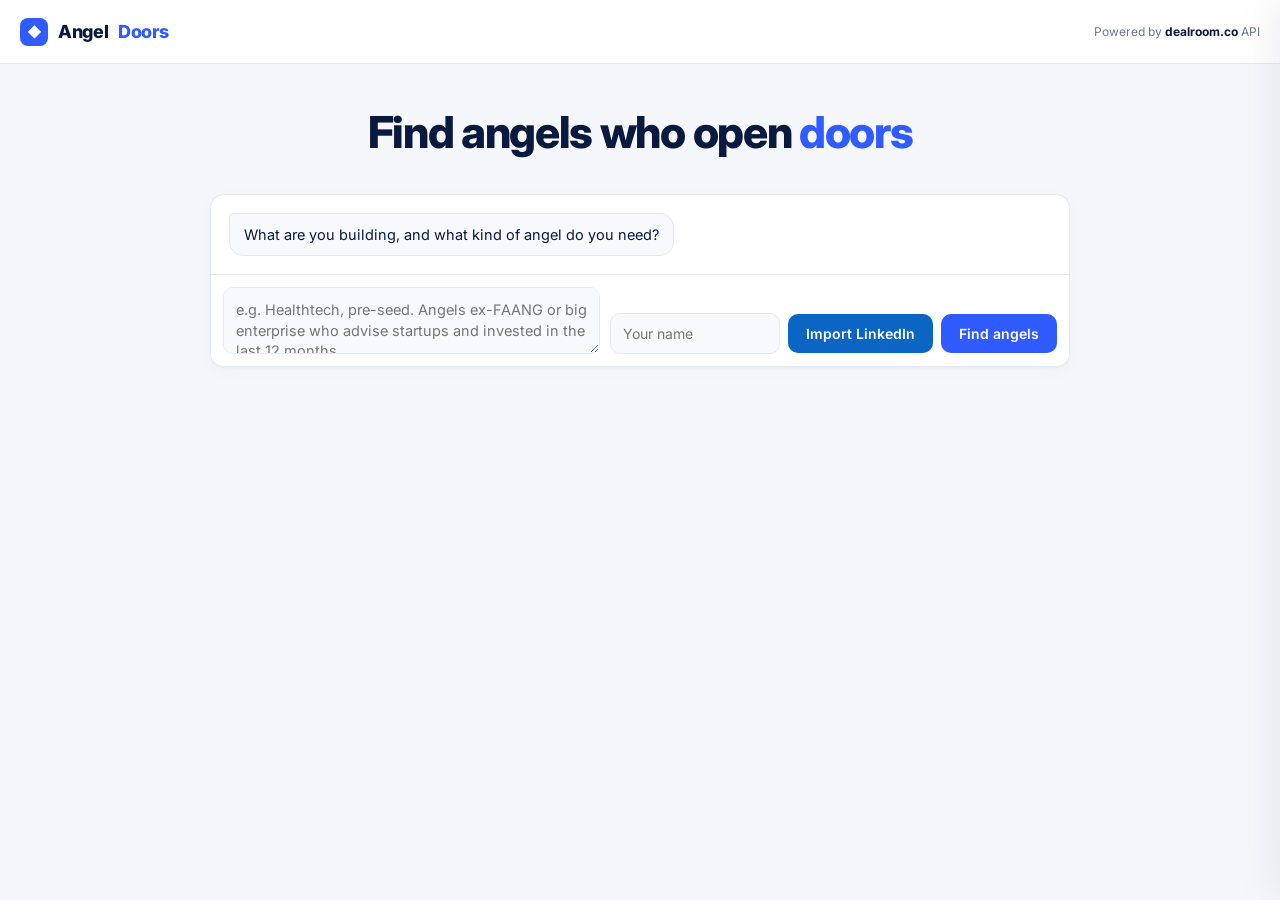
<file: public/index.html>
<!doctype html>
<html lang="en">
<head>
<meta charset="utf-8">
<meta name="viewport" content="width=device-width, initial-scale=1">
<title>Angel Doors</title>
<link rel="preconnect" href="https://fonts.googleapis.com">
<link href="https://fonts.googleapis.com/css2?family=Inter:wght@400;500;600;700;800&display=swap" rel="stylesheet">
<style>
:root{
  --bg:#f5f7fb; --panel:#fff; --panel2:#f7f9fc; --line:#e3e8f1; --ink:#0a1a3f; --text:#0a1a3f; --muted:#6b7895;
  --blue:#2f5bff; --blue2:#eef2ff; --gold:#f5a524; --mint:#10b981; --pink:#2f5bff; --vio:#2f5bff; --sky:#7c5cff; --grey:#a3aec2;
}
*{box-sizing:border-box}
html,body{margin:0}
body{background:var(--bg);color:var(--text);font:14px/1.5 Inter,system-ui,sans-serif;min-height:100vh;-webkit-font-smoothing:antialiased}
a{color:inherit}
.wrap{max-width:1320px;margin:0 auto;padding:0 20px 60px}
.box{background:var(--panel);border:1px solid var(--line);border-radius:14px;box-shadow:0 1px 2px #0a1a3f0a,0 4px 16px #0a1a3f08}
.btn{font:600 14px Inter;background:var(--blue);color:#fff;border:0;border-radius:10px;padding:11px 18px;cursor:pointer;transition:background .15s}
.btn:hover{background:#2148e0}
.btn:disabled{opacity:.6;cursor:wait}
.btn.li{background:#0a66c2;display:inline-flex;align-items:center;gap:6px;white-space:nowrap}.btn.li.on{background:#e7f8f1;color:#047857}
.btn.mint{background:var(--mint)}.btn.gold{background:var(--gold);color:#fff}.btn.vio{background:var(--ink)}
nav{display:flex;align-items:center;justify-content:space-between;height:64px;border-bottom:1px solid var(--line);margin:0 -20px;padding:0 20px;background:#fff}
.logo{display:flex;align-items:center;gap:10px;font-weight:800;font-size:18px;letter-spacing:-.02em}
.logo .mark{width:28px;height:28px;border-radius:8px;background:var(--blue);display:grid;place-items:center;color:#fff;font-size:14px}
.logo span{color:var(--blue)}
.powered{font-size:12px;color:var(--muted)}
.powered b{color:var(--ink)}
.hero{text-align:center;padding:44px 0 18px}
.hero h1{font-size:clamp(28px,3.6vw,44px);line-height:1.1;letter-spacing:-.03em;margin:0;font-weight:800}
.hero h1 em{font-style:normal;color:var(--blue)}
.chat{max-width:860px;margin:20px auto 0;overflow:hidden}
.msgs{padding:18px;display:flex;flex-direction:column;gap:10px;max-height:420px;overflow:auto}
.msg{max-width:85%;padding:10px 14px;border-radius:14px;font-size:14.5px;line-height:1.45}
.msg.bot{background:var(--panel2);border:1px solid var(--line);align-self:flex-start;border-top-left-radius:4px}
.msg.me{background:var(--blue);color:#fff;align-self:flex-end;border-top-right-radius:4px}
.msg .who{display:none}
.compose{display:flex;gap:10px;padding:12px;border-top:1px solid var(--line);background:#fff;align-items:flex-end;flex-wrap:wrap}
.compose textarea{flex:1;min-width:240px;min-height:52px;max-height:200px;resize:vertical;background:var(--panel2);color:var(--text);border:1px solid var(--line);border-radius:10px;padding:12px;font:14.5px/1.4 Inter;outline:none}
.compose textarea:focus,.compose input:focus{border-color:var(--blue);box-shadow:0 0 0 3px #2f5bff22}
.compose .side{display:flex;gap:8px;align-items:center}
.compose input{background:var(--panel2);color:var(--text);border:1px solid var(--line);border-radius:10px;padding:11px 12px;font:14px Inter;outline:none;width:170px}
.chips{display:flex;flex-wrap:wrap;gap:6px;margin-top:8px}
.chip{font:500 12.5px Inter;padding:4px 10px;border-radius:99px;border:1px solid var(--line);background:#fff;color:var(--muted);cursor:pointer;user-select:none}
.chip.on{background:var(--blue2);border-color:#c7d3ff;color:var(--blue)}
.chip.ind{background:var(--ink);color:#fff;border-color:var(--ink);cursor:default}
.chip.cust{background:#e7f8f1;color:#047857;border-color:#b5ead4;cursor:default}
.stats{display:grid;grid-template-columns:repeat(5,1fr);gap:12px;margin-top:28px}
.stat{padding:14px 16px}
.stat .n{font-size:26px;font-weight:800;letter-spacing:-.03em}
.stat .l{font-size:12.5px;color:var(--muted)}
.stat.g .n{color:var(--gold)}.stat.m .n{color:var(--mint)}.stat.p .n{color:var(--blue)}.stat.s .n{color:var(--sky)}
.main{display:grid;grid-template-columns:minmax(0,1fr) minmax(0,1fr);gap:16px;margin-top:16px}
.card{overflow:hidden}
.card h3{margin:0;padding:14px 16px;border-bottom:1px solid var(--line);font-size:14px;font-weight:700;display:flex;justify-content:space-between;gap:8px;align-items:center}
.card h3 span{font-size:12px;font-weight:400;color:var(--muted)}
#graph{width:100%;height:620px;display:block;background:radial-gradient(circle at center,#eef2ff 0,#fff 65%)}
.legend{display:flex;gap:14px;padding:10px 16px;border-top:1px solid var(--line);font-size:12px;color:var(--muted);flex-wrap:wrap}
.legend i{display:inline-block;width:9px;height:9px;border-radius:50%;margin-right:6px}
.list{max-height:680px;overflow:auto}
.angel{display:grid;grid-template-columns:auto 1fr auto;gap:12px;padding:14px 16px;border-bottom:1px solid var(--line);cursor:pointer;transition:background .12s}
.angel:hover,.angel.hl{background:#f5f8ff}
.av{width:44px;height:44px;border-radius:50%;background:var(--blue2);object-fit:cover;display:grid;place-items:center;font:700 14px Inter;color:var(--blue)}
.nm{font-weight:700;font-size:15px}
.meta{font-size:12.5px;color:var(--muted)}
.why{margin:6px 0 0;padding:0;list-style:none;font-size:13px;color:#33415e}
.why li{padding-left:14px;position:relative;margin:2px 0}
.why li:before{content:"";position:absolute;left:2px;top:8px;width:5px;height:5px;border-radius:50%;background:var(--blue)}
.badges{display:flex;gap:6px;margin-top:8px;flex-wrap:wrap}
.b{font:600 11px Inter;padding:3px 8px;border-radius:6px;background:var(--panel2);color:var(--muted);border:1px solid var(--line);text-decoration:none}
.b.g{background:#fff6e6;color:#b45309;border-color:#fde3b0}.b.m{background:#e7f8f1;color:#047857;border-color:#b5ead4}.b.p{background:var(--blue2);color:var(--blue);border-color:#c7d3ff}.b.v{background:var(--blue2);color:var(--blue);border-color:#c7d3ff}.b.s{background:#f1edff;color:#5b3fd6;border-color:#dcd2ff}
.score{width:56px;text-align:center}
.score .v{font-size:20px;font-weight:800;color:var(--blue);letter-spacing:-.02em}
.score .hp{height:5px;border-radius:99px;background:var(--line);margin-top:6px;overflow:hidden;display:flex}
.score .hp i{flex:1}
.score .hp i.on{background:var(--blue)}
.hubs{display:flex;flex-wrap:wrap;gap:8px;padding:14px 16px}
.hub{font-size:13px;padding:6px 12px;border-radius:99px;border:1px solid var(--line);background:var(--panel2);cursor:pointer}
.hub:hover{border-color:var(--blue);color:var(--blue)}
.method{color:var(--muted);font-size:12px;margin-top:18px}
.drawer{position:fixed;top:0;right:0;bottom:0;width:min(560px,100%);background:#fff;border-left:1px solid var(--line);box-shadow:-20px 0 50px #0a1a3f1f;transform:translateX(105%);transition:transform .25s ease;z-index:50;overflow:auto}
.drawer.open{transform:none}
.dh{padding:18px 20px;display:flex;gap:14px;align-items:center;background:#fff;border-bottom:1px solid var(--line);position:sticky;top:0;z-index:2}
.dh .av{width:56px;height:56px}
.x{margin-left:8px;background:var(--panel2);color:var(--ink);border:1px solid var(--line);border-radius:10px;width:36px;height:36px;cursor:pointer;font:600 14px Inter}
.sec{padding:16px 20px;border-bottom:1px solid var(--line)}
.sec h4{margin:0 0 10px;font-size:11px;text-transform:uppercase;letter-spacing:.08em;color:var(--muted);font-weight:700}
.barr{display:grid;grid-template-columns:150px 1fr 28px;gap:10px;align-items:center;font-size:13px;margin:6px 0}
.barr .t{height:7px;background:var(--line);border-radius:99px;display:flex;overflow:hidden}
.barr .t i{display:block;height:100%;flex:0 0 auto}
.job{display:grid;grid-template-columns:30px 1fr auto;gap:10px;padding:7px 0;align-items:center;font-size:13px}
.job img,.job .ph{width:30px;height:30px;border-radius:8px;border:1px solid var(--line);background:var(--panel2);object-fit:cover}
.job .co{font-weight:600}
.job .ti{color:var(--muted);font-size:12px}
.job.door .co{color:#047857}
.quest{background:var(--panel2);border:1px solid var(--line);border-radius:12px;padding:12px 14px;font-size:13.5px}
.quest b{color:var(--blue)} .quest u{text-decoration:none;font-weight:700}
.path{display:flex;align-items:center;gap:6px;flex-wrap:wrap;font-size:13px;margin:8px 0}
.node-p{padding:3px 10px;border-radius:99px;font-weight:600;text-decoration:none}
.node-p.you{background:var(--ink);color:#fff}.node-p.mid{background:#f1edff;color:#5b3fd6}.node-p.ang{background:var(--blue);color:#fff}.node-p.co{background:#fff6e6;color:#b45309}
.arrow{color:var(--muted)}
.person{display:inline-flex;gap:6px;align-items:center;font-size:12.5px;border:1px solid var(--line);border-radius:99px;background:#fff;padding:4px 10px;margin:3px;text-decoration:none}
.person:hover{border-color:var(--blue);color:var(--blue)}
textarea.draft{width:100%;min-height:150px;background:var(--panel2);color:var(--text);border:1px solid var(--line);border-radius:10px;padding:12px;font:13.5px/1.45 Inter}
#event{width:100%;background:var(--panel2)!important;color:var(--text)!important;border:1px solid var(--line)!important;border-radius:10px;padding:10px!important;font:13.5px Inter!important;margin-bottom:8px}
.loading{padding:60px 20px;text-align:center}
.loader{display:inline-block;width:28px;height:28px;border-radius:50%;border:3px solid var(--line);border-top-color:var(--blue);animation:sp .8s linear infinite}
.loader i{display:none}
@keyframes sp{to{transform:rotate(360deg)}}
.log{font-size:13px;color:var(--muted);margin-top:14px;line-height:1.7}
.cursor:after{content:"…"}
svg text{font-family:Inter,sans-serif}
.gnode{cursor:pointer}
.dim{opacity:.12}
#results{scroll-margin-top:10px}
@media (max-width:1100px){.main{grid-template-columns:1fr}.stats{grid-template-columns:repeat(2,1fr)}.compose .side{width:100%}.compose input{flex:1}}
</style>
</head>
<body>
<div class="wrap">
  <nav>
    <div class="logo"><div class="mark">◆</div>Angel<span>Doors</span></div>
    <div class="powered">Powered by <b>dealroom.co</b> API</div>
  </nav>

  <section class="hero">
    <h1>Find angels who open <em>doors</em></h1>
  </section>

  <div class="chat box">
    <div class="msgs" id="msgs">
      <div class="msg bot"><span class="who">DOORBOT</span>What are you building, and what kind of angel do you need?</div>
    </div>
    <form class="compose" id="compose">
      <textarea id="text" placeholder="e.g. Healthtech, pre-seed. Angels ex-FAANG or big enterprise who advise startups and invested in the last 12 months."></textarea>
      <div class="side">
        <input id="me" placeholder="Your name">
        <label class="btn li" id="liBtn" title="LinkedIn → Settings → Data privacy → Get a copy of your data → Connections"><input type="file" id="liFile" accept=".csv" hidden><span id="liLabel">Import LinkedIn</span></label>
        <button class="btn" id="send">Find angels</button>
      </div>
    </form>
  </div>

  <div id="results"></div>
  <div class="method" id="method"></div>
</div>
<aside class="drawer" id="drawer"></aside>

<script>
const $ = (s, el = document) => el.querySelector(s);
const esc = (s) => String(s ?? "").replace(/[&<>"]/g, (c) => ({ "&": "&amp;", "<": "&lt;", ">": "&gt;", '"': "&quot;" }[c]));
const initials = (n) => n.split(/\s+/).map((x) => x[0]).slice(0, 2).join("").toUpperCase();
const avatar = (a) => a.image ? `<img class="av" src="${esc(a.image)}" onerror="this.outerHTML='<div class=&quot;av&quot;>${esc(initials(a.name))}</div>'">` : `<div class="av">${esc(initials(a.name))}</div>`;
const fmt = (d) => d ? String(d).slice(0, 7) : "n/a";
const ROLE = { founder: "Founder", executive: "Executive", employee: "Operator", board: "Board", advisor: "Advisor", linked: "Linked", backer: "Backer", investor: "Investor" };
const S = { parsed: null, data: null, me: "", conns: [] };
const norm = (x) => String(x ?? "").toLowerCase().replace(/&/g, "and").replace(/\b(inc|ltd|limited|plc|llc|group|gmbh|the|co|company|corporation|corp)\b/g, "").replace(/[^a-z0-9]+/g, " ").trim();
function parseCsv(text) {
  const rows = []; let row = [], f = "", q = false;
  for (let i = 0; i < text.length; i++) {
    const ch = text[i];
    if (q) { if (ch === '"' && text[i + 1] === '"') { f += '"'; i++; } else if (ch === '"') q = false; else f += ch; }
    else if (ch === '"') q = true; else if (ch === ",") { row.push(f); f = ""; }
    else if (ch === "\n" || ch === "\r") { if (ch === "\r" && text[i + 1] === "\n") i++; row.push(f); rows.push(row); row = []; f = ""; }
    else f += ch;
  }
  if (f || row.length) { row.push(f); rows.push(row); }
  const h = rows.findIndex((r) => r.some((c) => /first name/i.test(c)));
  if (h < 0) return [];
  const idx = (n) => rows[h].findIndex((c) => c.trim().toLowerCase() === n);
  const [fn, ln, url, co, pos] = ["first name", "last name", "url", "company", "position"].map(idx);
  return rows.slice(h + 1).filter((r) => r[fn] || r[ln]).map((r) => ({ name: `${r[fn] ?? ""} ${r[ln] ?? ""}`.trim(), url: r[url] ?? "", company: r[co] ?? "", position: r[pos] ?? "" }));
}
function setConns(list) {
  S.conns = list.map((c) => ({ ...c, n: norm(c.name), cn: norm(c.company) }));
  $("#liLabel").textContent = `✓ ${S.conns.length.toLocaleString()} connections`;
  $("#liBtn").classList.add("on");
  if (S.data) render();
}
try { const saved = JSON.parse(localStorage.getItem("ad_conns") || "null"); if (saved?.length) setTimeout(() => setConns(saved), 0); } catch {}
function networkFor(a, close) {
  if (!S.conns.length) return { direct: [], viaCo: [] };
  const people = new Map((close ?? []).flatMap((g) => g.people.map((p) => [norm(p.name), { ...p, via: g.company.name }])));
  const direct = S.conns.filter((c) => people.has(c.n)).map((c) => ({ conn: c, via: people.get(c.n).via }));
  const cos = new Map(a.career.filter((c) => c.subtype === "company" && !["investor", "backer"].includes(c.role)).map((c) => [norm(c.name), c]));
  const viaCo = S.conns.filter((c) => c.cn && cos.has(c.cn) && !direct.some((d) => d.conn === c)).map((c) => ({ conn: c, co: cos.get(c.cn) }));
  return { direct, viaCo };
}

async function api(path) {
  const r = await fetch(path);
  const raw = await r.text();
  let j; try { j = JSON.parse(raw); } catch { throw new Error("Dealroom is slow right now. Try again, or try Health, Fintech or B2B software."); }
  if (!r.ok) throw new Error(j.error || r.statusText);
  return j;
}
function say(html, who = "bot") {
  const d = document.createElement("div");
  d.className = `msg ${who}`;
  d.innerHTML = `<span class="who">${who === "bot" ? "DOORBOT" : "YOU"}</span>${html}`;
  $("#msgs").appendChild(d); $("#msgs").scrollTop = 1e9;
  return d;
}
document.querySelectorAll("#examples button").forEach((b) => b.onclick = () => { $("#text").value = b.textContent; $("#text").focus(); });
$("#liFile").addEventListener("change", async (e) => {
  const file = e.target.files[0]; if (!file) return;
  const list = parseCsv(await file.text());
  if (!list.length) { say("That doesn't look like a LinkedIn Connections.csv. Export it from LinkedIn → Settings → Data privacy → Get a copy of your data → Connections."); return; }
  setConns(list);
  try { localStorage.setItem("ad_conns", JSON.stringify(list)); } catch {}
  say(`Imported <b>${list.length.toLocaleString()}</b> LinkedIn connections. They stay in your browser. I'll use them to find warm paths to each angel.`);
});
$("#text").addEventListener("keydown", (e) => { if (e.key === "Enter" && (e.metaKey || e.ctrlKey)) $("#compose").requestSubmit(); });

$("#compose").addEventListener("submit", async (e) => {
  e.preventDefault();
  const text = $("#text").value.trim();
  if (!text) return;
  S.me = $("#me").value.trim();
  say(esc(text), "me");
  $("#text").value = "";
  const thinking = say(`<span style="color:var(--muted)">Reading that…</span>`);
  try { S.parsed = await api(`/api/parse?text=${encodeURIComponent(text)}`); }
  catch (err) { thinking.remove(); say(`Couldn't read that: ${esc(err.message)}`); return; }
  thinking.remove();
  understood();
  search();
});

function understood() {
  const p = S.parsed, pr = p.prefs;
  const t = (k, label) => `<span class="chip ${pr[k] ? "on" : ""}" data-k="${k}">${pr[k] ? "■" : "□"} ${label}</span>`;
  const m = say(`${p.reply ? esc(p.reply) + "<br>" : ""}<span style="color:var(--muted);font-size:12.5px">Tap to adjust</span>
    <div class="chips"><span class="chip ind">builds: ${esc(p.industryName)}</span><span class="chip cust">sells to: ${esc(p.customerNames.join(" + "))}</span>
    ${["Pre-Seed", "Seed", "Series A"].map((s) => `<span class="chip ${p.stage === s ? "on" : ""}" data-stage="${s}">${s}</span>`).join("")}
    ${t("bigtech", "ex-FAANG / big tech")}${t("enterprise", "large enterprise")}${t("unicorn", "unicorn operator")}${t("advisor", "advises startups")}
    ${(pr.titles || []).length ? `<span class="chip on" style="cursor:default">roles: ${esc(pr.titles.join(", "))}</span>` : ""}<span class="chip ${pr.months ? "on" : ""}" data-k="months">${pr.months ? "■" : "□"} invested in last ${pr.months || 12} mo</span></div>`);
  m.querySelectorAll("[data-k]").forEach((c) => c.onclick = () => {
    const k = c.dataset.k;
    pr[k] = k === "months" ? (pr.months ? null : 12) : !pr[k];
    c.classList.toggle("on"); c.innerHTML = c.innerHTML.replace(/^[■□]/, pr[k] ? "■" : "□");
    search(true);
  });
  m.querySelectorAll("[data-stage]").forEach((c) => c.onclick = () => {
    p.stage = c.dataset.stage; m.querySelectorAll("[data-stage]").forEach((x) => x.classList.toggle("on", x === c)); search(true);
  });
}

async function search(quiet) {
  const p = S.parsed, pr = p.prefs;
  const qs = new URLSearchParams({ industry: p.industry, customers: p.customers.join("|"), stage: p.stage, region: p.region,
    bigtech: +pr.bigtech, enterprise: +pr.enterprise, unicorn: +pr.unicorn, advisor: +pr.advisor, months: pr.months || "", titles: (pr.titles || []).join("|") });
  $("#send").disabled = true;
  const t0 = Date.now();
  $("#results").innerHTML = `<div class="loading"><div class="loader"><i></i><i></i><i></i><i></i></div><div class="log" id="log"></div></div>`;
  const steps = [`Finding active ${esc(p.industryName)} angels`, "Reading their careers", "Ranking"];
  let i = 0; const tick = setInterval(() => { if (i < steps.length && $("#log")) $("#log").innerHTML += steps[i++] + "<br>"; }, 380);
  try {
    S.data = await api(`/api/angels?${qs}`);
    clearInterval(tick);
    render();
    const op = new URLSearchParams(location.search).get("open");
    if (op) { const a = S.data.angels.find((x) => x.name === op) ?? S.data.angels[0]; if (a) setTimeout(() => { openAngel(a.uuid); setTimeout(() => document.querySelector("#paths [data-conn]")?.click(), 2500); }, 50); }
    const top = S.data.angels[0];
    if (!quiet) say(top ? `${S.data.fallback ? `<span style="color:var(--muted)">${esc(S.data.fallback)}</span><br>` : ""}Found <b>${S.data.stats.shown}</b> angels. Top pick: <b>${esc(top.name)}</b>. Tap anyone for intro paths.` : `No angels matched all of that. Untick a filter above.`);
    if (!quiet) $("#results").scrollIntoView({ behavior: "smooth" });
  } catch (err) {
    clearInterval(tick);
    $("#results").innerHTML = "";
    say(`Something broke: ${esc(err.message)}`);
  } finally { $("#send").disabled = false; }
}

function hp(score) { const n = Math.round(score / 10); return `<div class="hp">${Array.from({ length: 10 }, (_, i) => `<i class="${i < n ? "on" : ""}"></i>`).join("")}</div>`; }

function render() {
  const d = S.data, s = d.stats, q = d.query;
  $("#results").innerHTML = `
    <div class="stats">
      <div class="stat box"><div class="n">${s.pool}</div><div class="l">${d.fallback ? "angels mapped so far" : `active ${esc(q.industryName)} angels`}</div></div>
      <div class="stat box p"><div class="n">${s.shown}</div><div class="l">match you</div></div>
      <div class="stat box s"><div class="n">${s.bigtech_angels}</div><div class="l">ex big tech</div></div>
      <div class="stat box g"><div class="n">${s.unicorn_companies}</div><div class="l">unicorns in careers</div></div>
      <div class="stat box m"><div class="n">${s.door_companies}</div><div class="l">customer doors</div></div>
    </div>
    <div class="main">
      <div class="card box"><h3>Network <span>you → angels → where they worked</span></h3><svg id="graph"></svg>
        <div class="legend"><span><i style="background:var(--ink)"></i>You</span><span><i style="background:var(--blue)"></i>Angel</span><span><i style="background:var(--gold)"></i>Unicorn</span><span><i style="background:var(--sky)"></i>Big tech</span><span><i style="background:var(--mint)"></i>${esc(q.customerNames.join("/"))}</span><span><i style="background:var(--grey)"></i>Enterprise</span></div></div>
      <div class="card box"><h3>Strategic angels <span>${esc(q.stage)} · ${d.from_cache ? "cached" : "live"} · ${new Date(d.retrieved_at).toLocaleTimeString()}</span></h3><div class="list" id="list"></div></div>
    </div>
    ${d.hubs.length ? `<div class="card box" style="margin-top:22px"><h3>Shared networks <span>one intro reaches several angels</span></h3><div class="hubs">${d.hubs.slice(0, 14).map((h) => `<div class="hub" data-hub="${h.uuid}">${h.unicorn ? "🦄 " : ""}${esc(h.name)} · ${h.angels.length}</div>`).join("")}</div></div>` : ""}`;
  $("#list").innerHTML = d.angels.slice(0, 30).map((a, i) => `
    <div class="angel" data-id="${a.uuid}">${avatar(a)}
      <div><div class="nm">${i + 1}. ${esc(a.name)}</div>
        <div class="meta">${esc(a.city ?? "")} · ${a.investments.count} investments · last ${fmt(a.investments.last_round_date)}</div>
        <ul class="why">${a.why.slice(0, 2).map((w) => `<li>${esc(w)}</li>`).join("")}</ul>
        <div class="badges">${a.bigtech.length ? `<span class="b s">Big tech</span>` : ""}${a.unicorns.length ? `<span class="b g">🦄 x${a.unicorns.length}</span>` : ""}${a.doors.length ? `<span class="b m">🚪 x${a.doors.length}</span>` : ""}${a.advisories.length ? `<span class="b v">Advisor ×${a.advisories.length}</span>` : ""}${a.corporates.length ? `<span class="b">🏢 x${a.corporates.length}</span>` : ""}${(() => { const n = networkFor(a).viaCo.length; return n ? `<span class="b" style="background:#e8f1fb;color:#0a66c2;border-color:#bcd6f2">in your network ×${n}</span>` : ""; })()}${a.last_months <= 12 ? `<span class="b p">Active</span>` : ""}</div>
      </div>
      <div class="score"><div class="v">${a.score}</div>${hp(a.score)}</div>
    </div>`).join("") || `<div class="loading vt" style="font-size:22px">No matches. Untick a filter in the chat.</div>`;
  $("#list").onclick = (e) => { const el = e.target.closest(".angel"); if (el) openAngel(el.dataset.id); };
  document.querySelectorAll(".hub").forEach((h) => h.onclick = () => hub(h.dataset.hub));
  $("#method").innerHTML = `Source: Dealroom API · retrieved ${new Date(d.retrieved_at).toLocaleString()}`;
  graph();
}

function graph() {
  const d = S.data, svg = $("#graph"); if (!svg) return;
  const W = svg.clientWidth || 640, H = 620, cx = W / 2, cy = H / 2;
  const top = d.angels.slice(0, 12), cust = new Set(d.query.customers);
  const R1 = Math.min(W, H) * 0.25, R2 = Math.min(W, H) * 0.43;
  const nodes = [], edges = [], comp = new Map();
  const isDoor = (c) => c.industries.some((x) => cust.has(x.id));
  top.forEach((a, i) => {
    const ang = (i / top.length) * Math.PI * 2 - Math.PI / 2;
    const n = { id: a.uuid, a, x: cx + R1 * Math.cos(ang), y: cy + R1 * Math.sin(ang) };
    nodes.push(n); edges.push({ a: a.uuid, x1: cx, y1: cy, n, core: 1 });
    a.career.filter((c) => !["investor", "backer"].includes(c.role))
      .map((c) => ({ c, w: isDoor(c) * 2 + !!c.unicorn * 2 + !!c.bigtech * 2 + c.corporate * 0.8 }))
      .filter((x) => x.w > 0).sort((x, y) => y.w - x.w).slice(0, 4)
      .forEach(({ c }) => { if (!comp.has(c.uuid)) comp.set(c.uuid, { c, angs: [], ns: [] }); comp.get(c.uuid).angs.push(ang); comp.get(c.uuid).ns.push(n); });
  });
  const cs = [...comp.values()];
  cs.forEach((v) => { v.ang = Math.atan2(v.angs.reduce((s, a) => s + Math.sin(a), 0), v.angs.reduce((s, a) => s + Math.cos(a), 0)); v.r = v.ns.length > 1 ? R1 * 1.4 : R2; });
  const ring = cs.filter((v) => v.r === R2).sort((a, b) => a.ang - b.ang);
  for (let k = 0; k < 80; k++) for (let i = 0; i < ring.length; i++) {
    const a = ring[i], b = ring[(i + 1) % ring.length]; let gap = b.ang - a.ang; if (gap < 0) gap += Math.PI * 2;
    const min = (Math.PI * 2 / Math.max(ring.length, 1)) * 0.9; if (gap < min && ring.length > 1) { a.ang -= (min - gap) / 2; b.ang += (min - gap) / 2; }
  }
  const col = (c) => c.unicorn ? "#f5a524" : c.bigtech ? "#7c5cff" : isDoor(c) ? "#10b981" : "#a3aec2";
  const sq = (x, y, s, fill, extra = "") => `<circle cx="${x}" cy="${y}" r="${s / 2}" fill="${fill}" stroke="#fff" stroke-width="2.5" ${extra}/>`;
  let comps = "";
  cs.forEach((v, i) => {
    const r = v.r + (v.r === R2 ? (i % 2 ? -16 : 14) : 0), x = cx + r * Math.cos(v.ang), y = cy + r * Math.sin(v.ang);
    v.ns.forEach((n) => edges.push({ a: n.id, c: v.c.uuid, x1: n.x, y1: n.y, n: { x, y }, color: col(v.c) }));
    const lab = v.c.name.replace(/\s*\|.*$/, "").length > 13 ? v.c.name.replace(/\s*\|.*$/, "").slice(0, 12) + "…" : v.c.name.replace(/\s*\|.*$/, "");
    comps += `<g class="gnode" data-c="${v.c.uuid}">${sq(x, y, v.ns.length > 1 ? 16 : 12, col(v.c))}<text x="${x}" y="${y + (y > cy ? 22 : -12)}" text-anchor="middle" fill="#33415e" stroke="#fff" stroke-width="4" paint-order="stroke" font-size="11.5">${esc(lab)}</text><title>${esc(v.c.name)}${v.c.unicorn ? " · " + v.c.unicorn : ""}${v.c.bigtech ? " · big tech" : ""} · ${esc(v.c.industries.map((x) => x.name).join("/"))}${v.ns.length > 1 ? ` · links ${v.ns.length} angels` : ""}</title></g>`;
  });
  svg.setAttribute("viewBox", `0 0 ${W} ${H}`);
  svg.innerHTML = `
    ${edges.map((e) => `<line class="edge" data-a="${e.a}" data-c="${e.c ?? ""}" x1="${e.x1}" y1="${e.y1}" x2="${e.n.x}" y2="${e.n.y}" stroke="${e.core ? "#2f5bff33" : e.color + "88"}" stroke-width="1.5" stroke-dasharray="${e.core ? "3 4" : "0"}"/>`).join("")}
    ${sq(cx, cy, 46, "#0a1a3f")}<text x="${cx}" y="${cy + 4}" text-anchor="middle" font-size="12" font-weight="700" fill="#fff">YOU</text>
    <text x="${cx}" y="${cy + 40}" text-anchor="middle" font-size="11.5" fill="#6b7895">${esc(d.query.industryName + " · " + d.query.stage)}</text>
    ${comps}
    ${nodes.map((n) => `<g class="gnode" data-a="${n.id}">${sq(n.x, n.y, 32, "#2f5bff")}<text x="${n.x}" y="${n.y + 4}" text-anchor="middle" font-size="11" font-weight="700" fill="#fff">${esc(initials(n.a.name))}</text><text x="${n.x}" y="${n.y + 32}" text-anchor="middle" font-size="12" font-weight="600" fill="#0a1a3f" stroke="#fff" stroke-width="4" paint-order="stroke">${esc(n.a.name)}</text><title>${esc(n.a.name)} · score ${n.a.score}</title></g>`).join("")}`;
  svg.querySelectorAll(".gnode[data-a]").forEach((g) => { g.onmouseenter = () => focus(g.dataset.a); g.onmouseleave = clear; g.onclick = () => openAngel(g.dataset.a); });
  svg.querySelectorAll(".gnode[data-c]").forEach((g) => { g.onmouseenter = () => hub(g.dataset.c, true); g.onmouseleave = clear; });
}
function focus(id) {
  const cos = new Set([...document.querySelectorAll(`#graph .edge[data-a="${id}"]`)].map((e) => e.dataset.c));
  document.querySelectorAll("#graph .edge").forEach((e) => e.classList.toggle("dim", e.dataset.a !== id));
  document.querySelectorAll("#graph .gnode").forEach((n) => n.classList.toggle("dim", n.dataset.a ? n.dataset.a !== id : !cos.has(n.dataset.c)));
  document.querySelectorAll(".angel").forEach((el) => el.classList.toggle("hl", el.dataset.id === id));
}
function hub(co, fromGraph) {
  const as = new Set(S.data.angels.filter((a) => a.career.some((c) => c.uuid === co)).map((a) => a.uuid));
  document.querySelectorAll("#graph .edge").forEach((e) => e.classList.toggle("dim", !(e.dataset.c === co || (e.dataset.c === "" && as.has(e.dataset.a)))));
  document.querySelectorAll("#graph .gnode").forEach((n) => n.classList.toggle("dim", n.dataset.a ? !as.has(n.dataset.a) : n.dataset.c !== co));
  document.querySelectorAll(".angel").forEach((el) => el.classList.toggle("hl", as.has(el.dataset.id)));
  if (!fromGraph) document.querySelector(".angel.hl")?.scrollIntoView({ block: "nearest", behavior: "smooth" });
}
function clear() { document.querySelectorAll("#graph .dim").forEach((e) => e.classList.remove("dim")); document.querySelectorAll(".angel.hl").forEach((e) => e.classList.remove("hl")); }

function openAngel(id) {
  const d = S.data, a = d.angels.find((x) => x.uuid === id); if (!a) return;
  const cust = new Set(d.query.customers), isDoor = (c) => c.industries.some((x) => cust.has(x.id));
  const op = (c) => !["investor", "backer"].includes(c.role);
  const rankC = (c) => isDoor(c) * 3 + !!c.bigtech * 2.5 + !!c.unicorn * 2 + c.corporate + op(c);
  const career = [...a.career].sort((x, y) => rankC(y) - rankC(x));
  const door = career.find((c) => isDoor(c) && op(c)) ?? career.find((c) => c.corporate && op(c));
  const big = career.find((c) => c.bigtech && op(c)), uni = career.find((c) => c.unicorn && op(c));
  const P = [["Background match", a.parts.background, 25, "var(--sky)"], ["Customer doors", a.parts.doors, 25, "var(--mint)"], ["Advisor seats", a.parts.advisor, 15, "var(--vio)"], [`${d.query.industryName} deals`, a.parts.sector, 15, "var(--gold)"], ["Stage fit", a.parts.stage, 10, "var(--pink)"], ["Recently active", a.parts.recency, 10, "#fff"]];
  const cells = (v, m, c) => Array.from({ length: m }, (_, i) => `<i style="width:calc(${100 / m}% - 2px);background:${i < v ? c : "transparent"}"></i>`).join("");
  const hook = door ? `your work in ${d.query.customerNames.join("/")} (I saw you were at ${door.name})` : big ? `how you scaled things at ${big.name}` : uni ? `your time at ${uni.name}` : `your ${d.query.industryName} investments`;
  const draft = `Hi ${a.name.split(" ")[0]},\n\nI'm building a ${d.query.industryName.toLowerCase()} company, raising our ${d.query.stage.toLowerCase()} round. I'm reaching out because of ${hook}.${a.deals[0] ? ` You backed ${a.deals[0].name}, which is close to what we do.` : ""}\n\nWe sell into ${d.query.customerNames.join(" and ")}, and an angel who knows those buyers would change our next 12 months. Open to a 20 min call?\n\n${S.me || "[your name]"}`;
  $("#drawer").innerHTML = `
    <div class="dh">${avatar(a)}<div><div class="nm" style="font-size:13px">${esc(a.name)}</div><div class="meta">${esc(a.city ?? "")} · ${a.investments.count} investments · last ${fmt(a.investments.last_round_date)}</div>
      <div class="badges"><a class="b v" href="${esc(a.dealroom_url)}" target="_blank">Dealroom ↗</a>${a.linkedin ? `<a class="b s" href="${esc(a.linkedin)}" target="_blank">LinkedIn ↗</a>` : `<a class="b s" href="https://www.linkedin.com/search/results/people/?keywords=${encodeURIComponent(a.name)}" target="_blank">LinkedIn ↗</a>`}${a.twitter ? `<a class="b" href="${esc(a.twitter)}" target="_blank">X ↗</a>` : ""}</div></div>
      <div class="score" style="margin-left:auto"><div class="v">${a.score}</div>${hp(a.score)}</div><button class="x" onclick="closeD()">✕</button></div>
    <div class="sec"><h4>Why this angel</h4><div class="quest">
      ${big ? `Was <b>${esc(ROLE[big.role].toLowerCase())}${big.title ? ` (${esc(big.title)})` : ""}</b> at <u>${esc(big.name)}</u>.<br>` : ""}
      ${door ? `Was <b>${esc(ROLE[door.role].toLowerCase())}${door.title ? ` (${esc(door.title)})` : ""}</b> at <u>${esc(door.name)}</u>${door.employees ? ` (${door.employees.toLocaleString()} staff)` : ""}: a door into your customers.<br>` : ""}
      ${uni && uni !== big && uni !== door ? `Unicorn pattern-matching from <u>${esc(uni.name)}</u> (${esc(uni.unicorn)}).<br>` : ""}
      ${a.advisories.length ? `Sits as advisor/board at <b>${a.advisories.length}</b> companies.` : ""}</div></div>
    <div class="sec"><h4>Warm intro paths</h4><div id="paths"><div class="loader"><i></i><i></i><i></i><i></i></div> <span class="meta">walking the people graph…</span></div></div>
    <div class="sec"><h4>Score</h4>${P.map(([l, v, m, c]) => `<div class="barr"><span>${l}</span><div class="t">${cells(v, m, c)}</div><b>${v}</b></div>`).join("")}</div>
    <div class="sec"><h4>Career · ${a.career.length} companies</h4>${career.map((c) => `<div class="job ${isDoor(c) ? "door" : ""}">${c.image ? `<img src="${esc(c.image)}" onerror="this.className='ph';this.removeAttribute('src')">` : `<div class="ph"></div>`}<div><div class="co">${c.unicorn ? "🦄 " : ""}${esc(c.name)}</div><div class="ti">${esc(ROLE[c.role])}${c.title ? ` · ${esc(c.title)}` : ""}${c.is_past ? " · past" : ""}${c.industries.length ? ` · ${esc(c.industries.map((x) => x.name).join("/"))}` : ""}${c.employees ? ` · ${c.employees.toLocaleString()} staff` : ""}</div></div><div>${c.bigtech ? `<span class="b s">Big tech</span>` : ""}${isDoor(c) ? `<span class="b m">Door</span>` : ""}${c.unicorn ? `<span class="b g">${esc(c.unicorn)}</span>` : ""}</div></div>`).join("") || `<div class="meta">No career records on Dealroom.</div>`}</div>
    <div class="sec"><h4>${esc(d.query.industryName)} deals · ${a.deals.length}</h4>${a.deals.slice(0, 10).map((x) => `<div class="job">${x.image ? `<img src="${esc(x.image)}" onerror="this.className='ph';this.removeAttribute('src')">` : `<div class="ph"></div>`}<div><div class="co"><a href="${esc(x.dealroom_url)}" target="_blank">${esc(x.name)}</a></div><div class="ti">${esc((x.tagline ?? "").slice(0, 80))}</div></div><div class="ti">${x.is_lead ? `<span class="b p">Lead</span> ` : ""}${fmt(x.last_round_date)}</div></div>`).join("") || `<div class="meta">None returned.</div>`}</div>
    <div class="sec"><h4>Reach out</h4><textarea class="draft" id="draft">${esc(draft)}</textarea><div style="margin-top:10px;display:flex;gap:10px;flex-wrap:wrap"><button class="btn mint" onclick="navigator.clipboard.writeText($('#draft').value);this.textContent='Copied'">Copy message</button>${a.linkedin ? `<a class="btn vio" style="text-decoration:none" href="${esc(a.linkedin)}" target="_blank">Open LinkedIn</a>` : ""}</div></div>`;
  $("#drawer").classList.add("open"); $("#drawer").scrollTop = 0;
  loadPaths(a);
}
async function loadPaths(a) {
  const q = S.data.query;
  try {
    const p = await api(`/api/paths?angel=${a.uuid}&customers=${q.customers.join("|")}&titles=${encodeURIComponent((q.prefs?.titles || []).join("|"))}&me=${encodeURIComponent(S.me)}`);
    if (!$("#paths")) return;
    const first = a.name.split(" ")[0];
    let html = "";
    const net = networkFor(a, p.close);
    if (net.direct.length || net.viaCo.length) {
      html += `<div class="meta" style="margin-bottom:6px"><span class="b" style="background:#e8f1fb;color:#0a66c2;border-color:#bcd6f2">from your LinkedIn</span> ${net.direct.length + net.viaCo.length} path${net.direct.length + net.viaCo.length > 1 ? "s" : ""} into ${esc(first)}</div>`;
      html += net.direct.slice(0, 3).map((d) => `<div class="path"><span class="node-p you">YOU</span><span class="arrow">─ 1st-degree ─▶</span><a href="#" class="node-p mid" data-conn="${esc(d.conn.name)}" data-via="${esc(d.via)}" data-url="${esc(d.conn.url)}">${esc(d.conn.name)} ✉</a><span class="arrow">─ worked together at ${esc(d.via)} ─▶</span><span class="node-p ang">${esc(first)}</span></div>`).join("");
      html += net.viaCo.slice(0, 4).map((d) => `<div class="path"><span class="node-p you">YOU</span><span class="arrow">─ 1st-degree ─▶</span><a href="#" class="node-p mid" data-conn="${esc(d.conn.name)}" data-via="${esc(d.co.name)}" data-url="${esc(d.conn.url)}">${esc(d.conn.name)} ✉</a><span class="arrow">─ ${esc(d.conn.position || "works")} at ${esc(d.co.name)} ─▶</span><span class="node-p ang">${esc(first)}</span><span class="meta">(${esc(d.co.title || "was there")})</span></div>`).join("");
      p.overlaps = [{ skip: true }];
    }
    if (p.overlaps.length && !p.overlaps[0].skip) html += p.overlaps.map((o) => o.connector
      ? `<div class="path"><span class="node-p you">YOU</span><span class="arrow">─ ${esc(o.company)} ─▶</span><a href="#" class="node-p mid" data-conn="${esc(o.connector)}" data-via="${esc(o.via)}" data-url="">${esc(o.connector)} ✉</a><span class="arrow">─ worked together at ${esc(o.via)} ─▶</span><span class="node-p ang">${esc(first)}</span>${o.demo ? ` <span class="b">demo network</span>` : ""}</div>${o.demo ? `<div class="meta">${esc(o.connector)} is in your network and worked with ${esc(first)}. Tap them to draft the intro ask.</div>` : ""}`
      : `<div class="path"><span class="node-p you">YOU</span><span class="arrow">─ both at ─▶</span><span class="node-p co">${esc(o.company)}</span><span class="arrow">◀─</span><span class="node-p ang">${esc(first)}</span></div>`).join("");
    else if (!p.overlaps.length) html += `<div class="quest" style="margin-bottom:10px">No warm pathway known.<div class="meta" style="margin-top:4px">${S.conns.length ? `None of your ${S.conns.length.toLocaleString()} LinkedIn connections overlap with ${esc(first)}.` : "Import your LinkedIn connections to check for mutuals."}</div></div>`;
    if (p.close.length) html += `<div class="meta" style="margin:4px 0 2px">People who worked with ${esc(first)} (Dealroom):</div>`;
    html += p.close.map((g) => `<div style="margin:8px 0"><div class="meta">${g.company.unicorn ? "🦄 " : ""}<b>${esc(g.company.name)}</b>${g.company.door ? ` <span class="b m">${esc(g.company.industries.map((x) => x.name).join("/"))}</span>` : ""} · ${esc(first)} was ${esc(g.company.angel_title || "there")}</div>${g.people.map((x) => `<a class="person" href="#" data-conn="${esc(x.name)}" data-via="${esc(g.company.name)}" data-url="${esc(x.linkedin || x.dealroom_url || "")}">${esc(x.name)}<span style="color:var(--muted)">${x.title ? " · " + esc(x.title.slice(0, 28)) : ""}</span></a>`).join("")}</div>`).join("") || `<div class="meta">No team data for ${esc(first)}'s companies.</div>`;
    html += `<div class="meta" style="margin-top:8px">LinkedIn mutuals aren't in any public API, so these come from the Dealroom people graph. Know one of them? Tap their name and I'll draft the intro ask.</div>
      <div id="ask" style="display:none;margin-top:12px"><div class="quest" style="margin-bottom:8px">✉ Ask <b id="askWho"></b> for an intro to <u>${esc(a.name)}</u></div>
      <input id="event" placeholder="Where you met them (e.g. Dealroom hackathon)" style="width:100%;background:#0b0920;color:var(--text);border:3px solid var(--ink);padding:8px;font:18px VT323;margin-bottom:8px">
      <textarea class="draft" id="askMsg"></textarea><div style="margin-top:10px;display:flex;gap:10px;flex-wrap:wrap"><button class="btn gold" id="askCopy">Copy ask</button><a class="btn vio" id="askOpen" target="_blank" style="text-decoration:none">Open profile</a></div></div>`;
    $("#paths").innerHTML = html;
    let cur = null;
    const fill = () => {
      if (!cur) return;
      const ev = $("#event").value.trim() || "[event]", fa = a.name.split(" ")[0];
      const why = a.why[0] ? a.why[0].replace(/^\w+ \(([^)]*)\) at/, "$1 at") : "";
      $("#askMsg").value = `Hey ${cur.name.split(" ")[0]},\n\nWe met at ${ev}, hope you're well! Quick one: do you know ${a.name} well? I saw you worked together at ${cur.via}.\n\nI'm raising our ${q.stage.toLowerCase()} round for a ${q.industryName.toLowerCase()} startup selling into ${q.customerNames.join(" and ")}, and ${fa} would be a great person to talk to${why ? ` (${why})` : ""}. They seem like exactly the kind of angel who could open doors for us.\n\nWould you be up for a quick intro? Happy to send a short blurb you can forward.\n\nThanks!\n${S.me || "[your name]"}`;
    };
    $("#paths").querySelectorAll("[data-conn]").forEach((el) => el.onclick = (e) => {
      e.preventDefault();
      cur = { name: el.dataset.conn, via: el.dataset.via };
      $("#ask").style.display = "block"; $("#askWho").textContent = cur.name;
      const url = el.dataset.url || `https://www.linkedin.com/search/results/people/?keywords=${encodeURIComponent(cur.name)}`;
      $("#askOpen").href = url; fill();
      $("#ask").scrollIntoView({ behavior: "smooth", block: "nearest" });
    });
    $("#event").oninput = fill;
    $("#askCopy").onclick = function () { navigator.clipboard.writeText($("#askMsg").value); this.textContent = "Copied"; };
  } catch (err) { if ($("#paths")) $("#paths").innerHTML = `<div class="meta">Couldn't load paths: ${esc(err.message)}</div>`; }
}
function closeD() { $("#drawer").classList.remove("open"); }
document.addEventListener("keydown", (e) => e.key === "Escape" && closeD());
window.addEventListener("resize", () => S.data && graph());
const pre = new URLSearchParams(location.search).get("ask");
if (pre) { $("#text").value = pre; $("#me").value = new URLSearchParams(location.search).get("me") ?? ""; $("#compose").requestSubmit(); }
</script>
</body>
</html>
</file>
